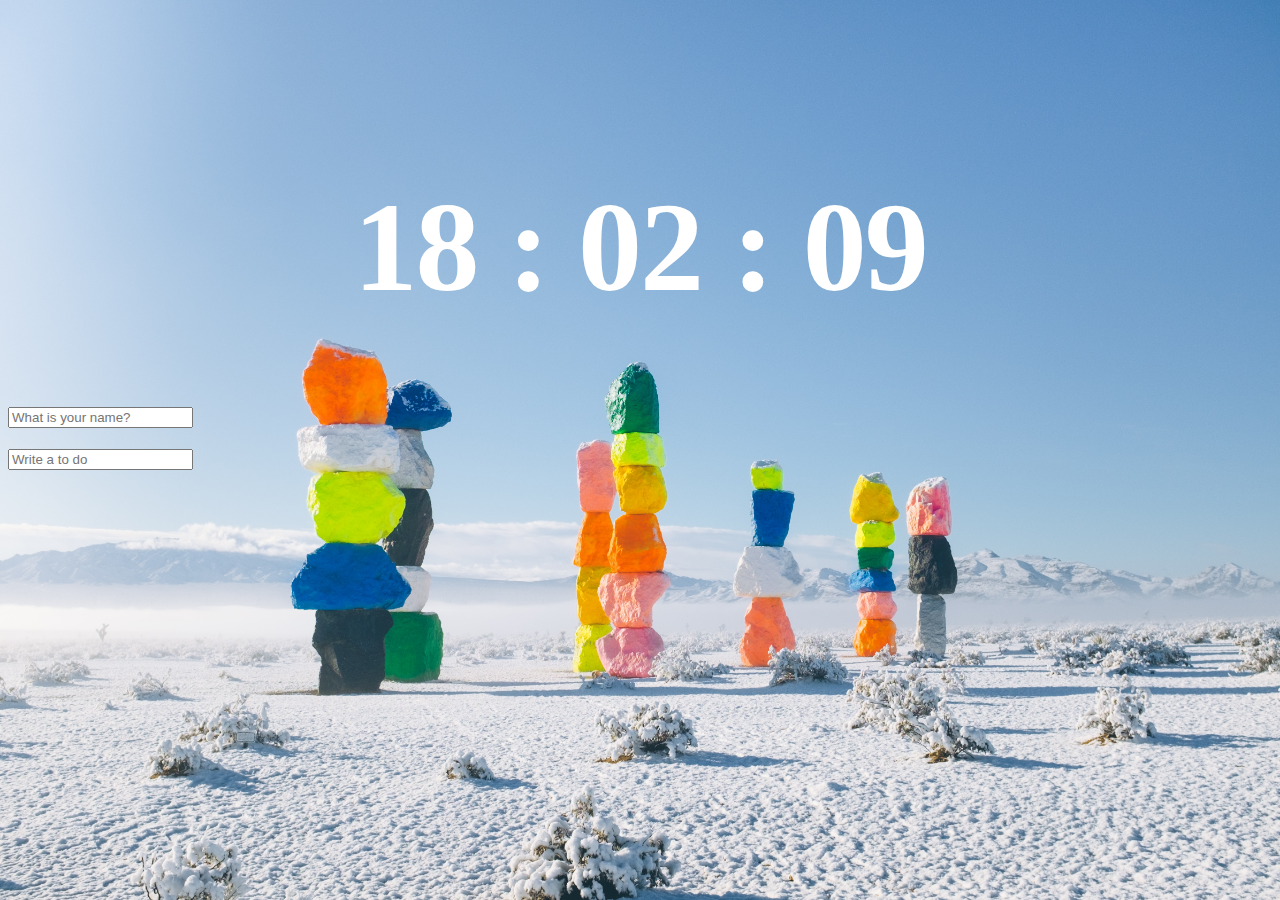
<file: index.html>
<!DOCTYPE html>
<html lang="en">
<head>
  <meta charset="UTF-8">
  <meta name="viewport" content="width=device-width, initial-scale=1.0">
  <meta http-equiv="X-UA-Compatible" content="ie=edge">
  <title>Document</title>
  <link rel="stylesheet" href="index.css">
</head>
<body>  
  <div class="js-clock">
    <h1>00:00</h1>
  </div>
  <form class="js-form form">
    <input type="text" placeholder="What is your name?">
  </form>
  <h4 class="js-greetings greetings"></h4>
  <form class="js-toDoForm">
    <input type="text" placeholder="Write a to do">
  </form>
  <ul class="js-toDoList">
  </ul>
 
  <span class="js-weather"></span>

  <script src="clock.js"></script>
  <script src="greeting.js"></script>
  <script src="todo.js"></script>
  <script src="bg.js"></script>
  <script src="weather.js"></script>
</body>
</html>
</file>
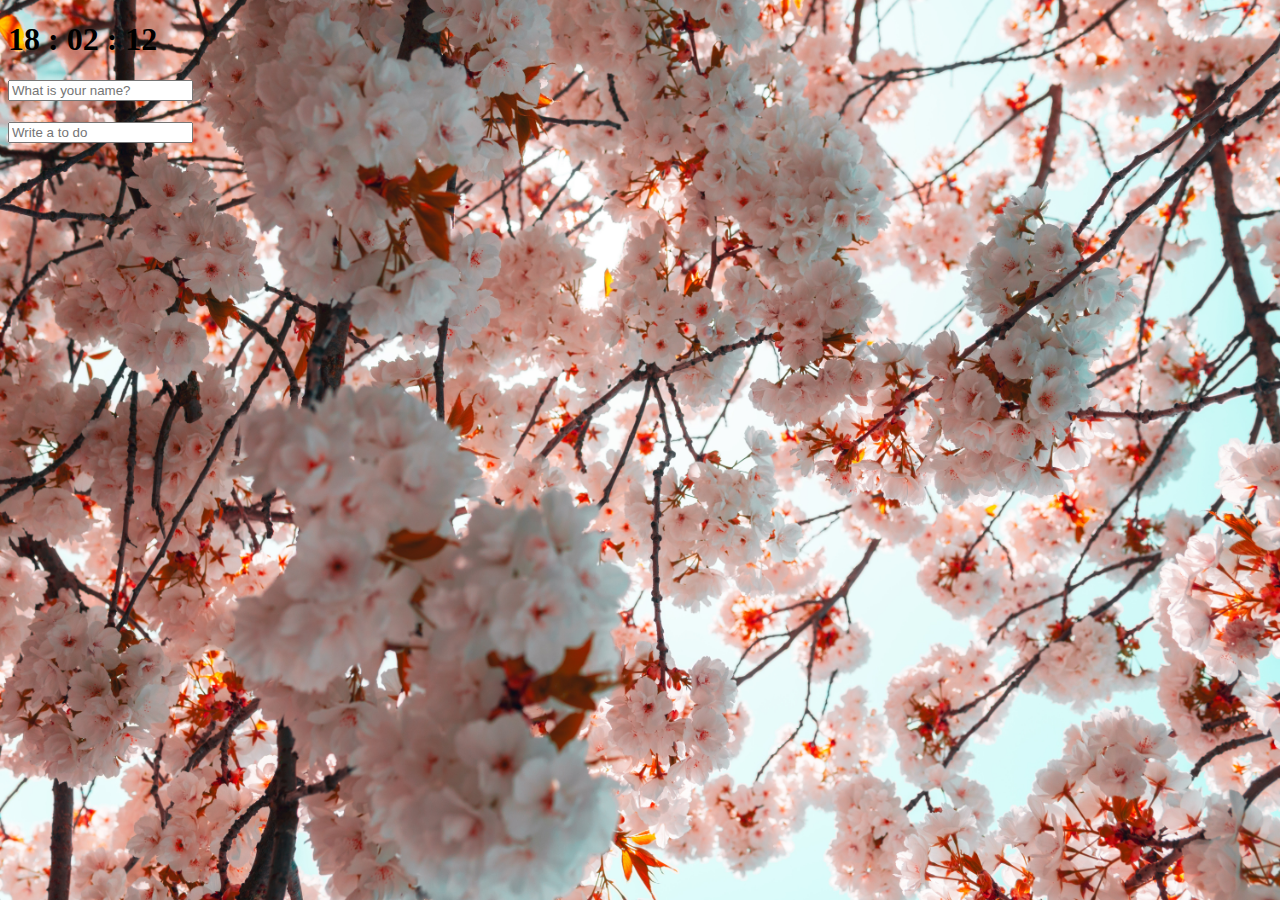
<file: VanillaJS1/index.html>
<!DOCTYPE html>
<html lang="en">
<head>
  <meta charset="UTF-8">
  <meta name="viewport" content="width=device-width, initial-scale=1.0">
  <meta http-equiv="X-UA-Compatible" content="ie=edge">
  <title>Document</title>
  <link rel="stylesheet" href="index.css">
</head>
<body>
  <div class="js-clock">
    <h1 id="title">Time</h1>
  </div>
  <form class="js-form form">
    <input type="text" placeholder="What is your name?" />
  </form>
  <h4 class="js-greetings greetings"></h4>
  <form class="js-toDoForm">
    <input type="text" placeholder="Write a to do">
  </form>
  <ul class="js-toDoList">
  </ul>


  <script src="clock.js"></script>
  <script src="greeting.js"></script>
  <script src="todo.js"></script>
  <script src="bg.js"></script>

</body>
</html>
</file>
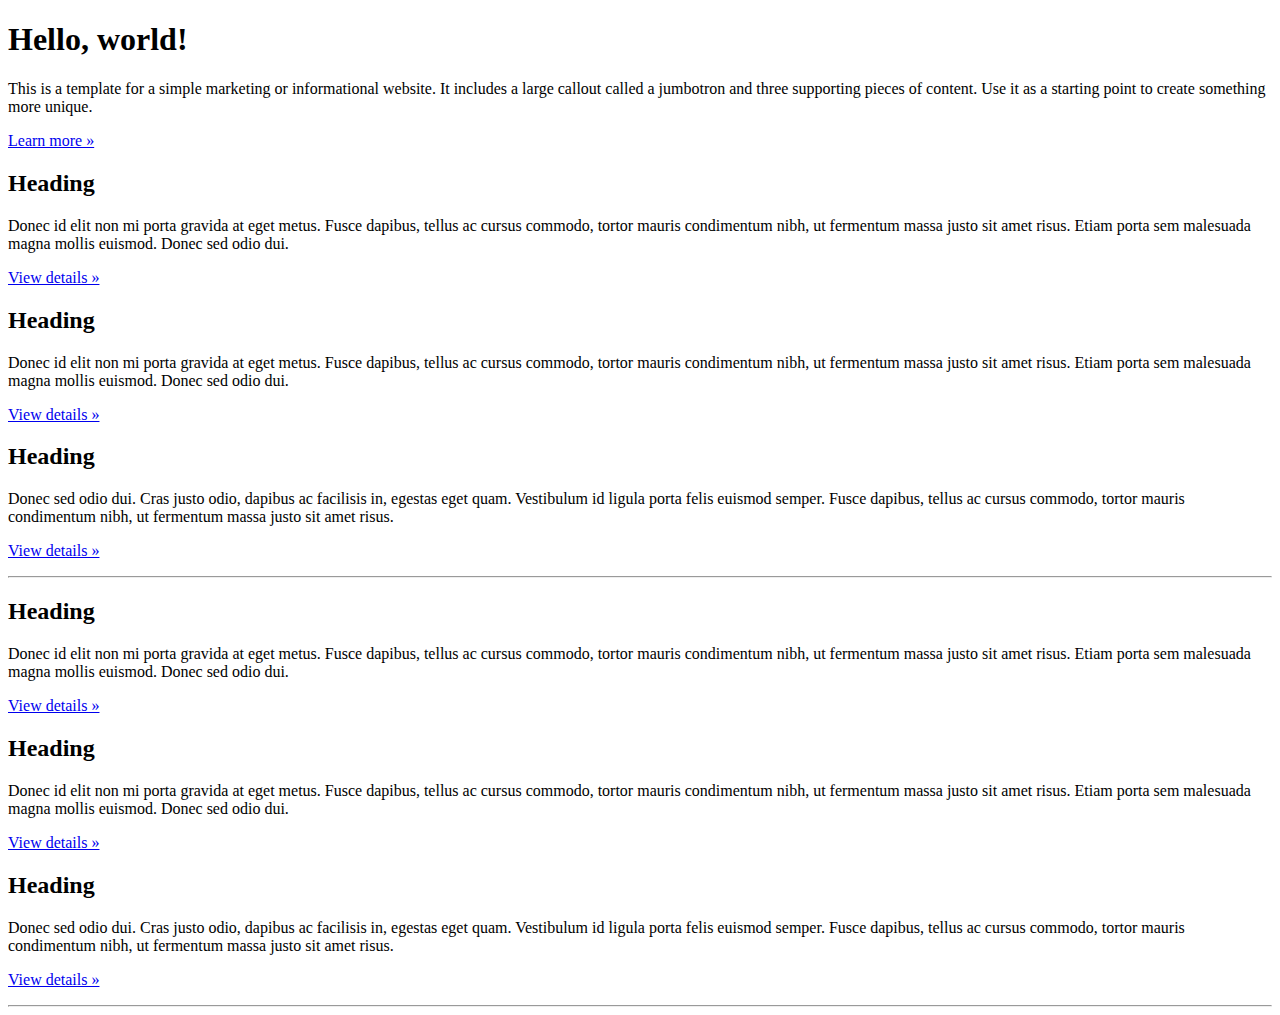
<file: scroll/main.html>
<!DOCTYPE html>
<html lang="en">
<head>
  <meta charset="UTF-8">
  <meta name="viewport" content="width=device-width, initial-scale=1.0">
  <meta http-equiv="X-UA-Compatible" content="ie=edge">
  <title>Document</title>
  <link rel="stylesheet" href="css/animate.css">
  <style>
  .wow { visibility: hidden; }
  </style>
</head>
<body>
  <main role="main">

    <!-- Main jumbotron for a primary marketing message or call to action -->
    <div class="jumbotron">
      <div class="container">
        <h1 class="display-3 wow bounce">Hello, world!</h1>
        <p class="wow slideInLeft">This is a template for a simple marketing or informational website. It includes a large callout called a jumbotron and three supporting pieces of content. Use it as a starting point to create something more unique.</p>
        <p><a class="btn btn-primary btn-lg" href="#" role="button">Learn more &raquo;</a></p>
      </div>
    </div>
  
    <div class="container wow fadeInUp">
      <!-- Example row of columns -->
      <div class="row">
        <div class="col-md-4 wow">
          <h2>Heading</h2>
          <p>Donec id elit non mi porta gravida at eget metus. Fusce dapibus, tellus ac cursus commodo, tortor mauris condimentum nibh, ut fermentum massa justo sit amet risus. Etiam porta sem malesuada magna mollis euismod. Donec sed odio dui. </p>
          <p><a class="btn btn-secondary" href="#" role="button">View details &raquo;</a></p>
        </div>
        <div class="col-md-4">
          <h2>Heading</h2>
          <p>Donec id elit non mi porta gravida at eget metus. Fusce dapibus, tellus ac cursus commodo, tortor mauris condimentum nibh, ut fermentum massa justo sit amet risus. Etiam porta sem malesuada magna mollis euismod. Donec sed odio dui. </p>
          <p><a class="btn btn-secondary" href="#" role="button">View details &raquo;</a></p>
        </div>
        <div class="col-md-4">
          <h2>Heading</h2>
          <p>Donec sed odio dui. Cras justo odio, dapibus ac facilisis in, egestas eget quam. Vestibulum id ligula porta felis euismod semper. Fusce dapibus, tellus ac cursus commodo, tortor mauris condimentum nibh, ut fermentum massa justo sit amet risus.</p>
          <p><a class="btn btn-secondary" href="#" role="button">View details &raquo;</a></p>
        </div>
      </div>
  
      <hr>
  
    </div>
    <!-- /container -->
  
    <div class="container wow zoomIn">
      <!-- Example row of columns -->
      <div class="row">
        <div class="col-md-4 wow">
          <h2>Heading</h2>
          <p>Donec id elit non mi porta gravida at eget metus. Fusce dapibus, tellus ac cursus commodo, tortor mauris condimentum nibh, ut fermentum massa justo sit amet risus. Etiam porta sem malesuada magna mollis euismod. Donec sed odio dui. </p>
          <p><a class="btn btn-secondary" href="#" role="button">View details &raquo;</a></p>
        </div>
        <div class="col-md-4">
          <h2>Heading</h2>
          <p>Donec id elit non mi porta gravida at eget metus. Fusce dapibus, tellus ac cursus commodo, tortor mauris condimentum nibh, ut fermentum massa justo sit amet risus. Etiam porta sem malesuada magna mollis euismod. Donec sed odio dui. </p>
          <p><a class="btn btn-secondary" href="#" role="button">View details &raquo;</a></p>
        </div>
        <div class="col-md-4">
          <h2>Heading</h2>
          <p>Donec sed odio dui. Cras justo odio, dapibus ac facilisis in, egestas eget quam. Vestibulum id ligula porta felis euismod semper. Fusce dapibus, tellus ac cursus commodo, tortor mauris condimentum nibh, ut fermentum massa justo sit amet risus.</p>
          <p><a class="btn btn-secondary" href="#" role="button">View details &raquo;</a></p>
        </div>
      </div>
  
      <hr>
  
    </div>
    <!-- /container -->
  
  </main>
<script src="js/wow.min.js"></script> 
<script>
  new WOW().init();
</script>
</body>
</html>
</file>
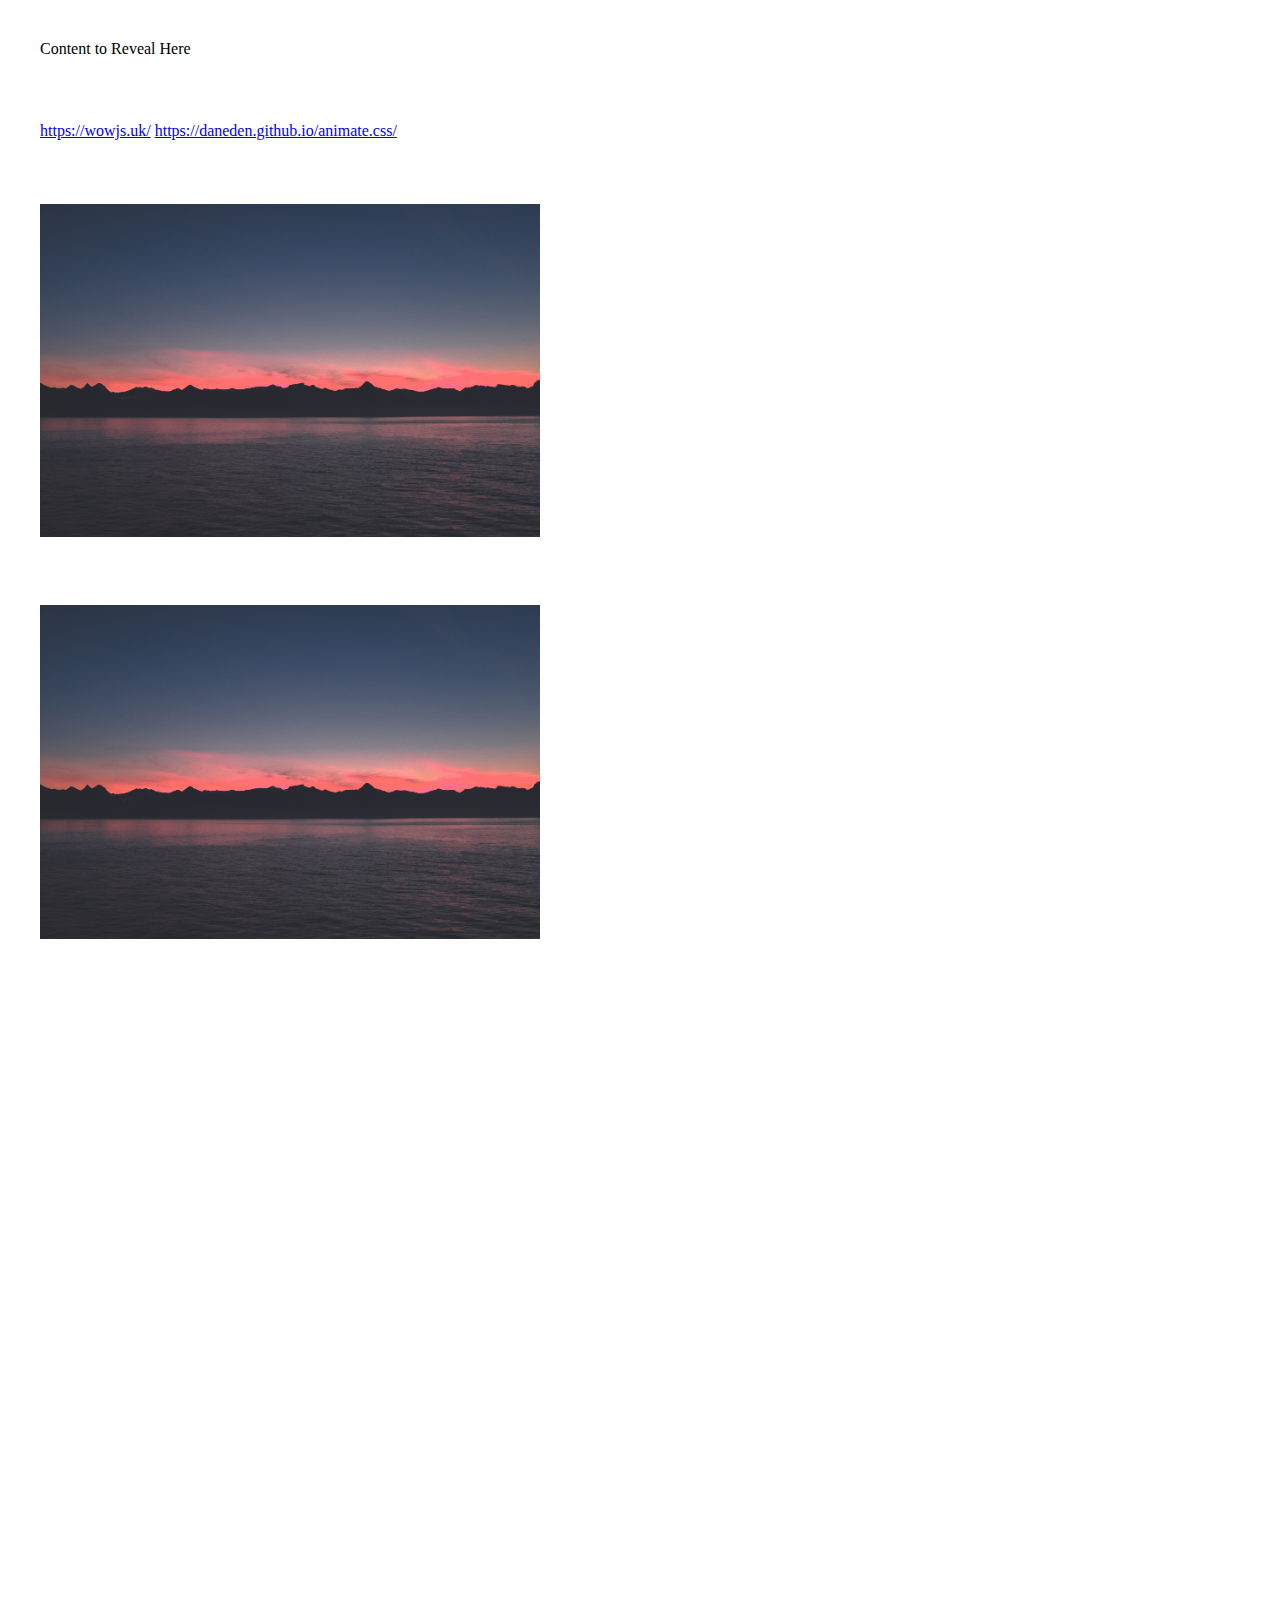
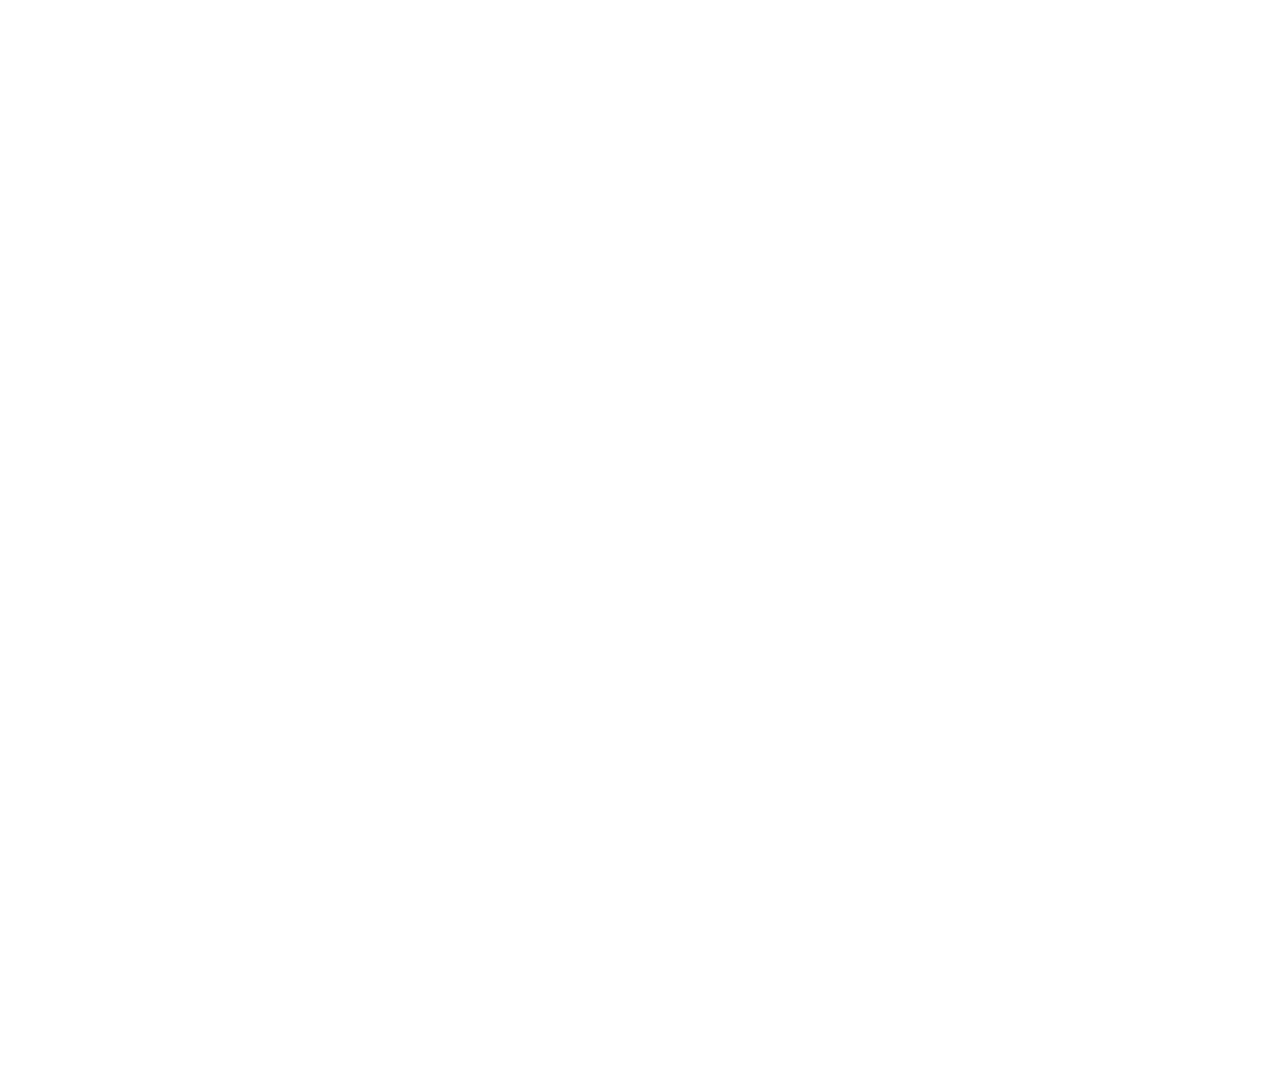
<file: scroll/wow.html>
<!DOCTYPE html>
<html lang="en">
<head>
  <meta charset="UTF-8">
  <meta name="viewport" content="width=device-width, initial-scale=1.0">
  <meta http-equiv="X-UA-Compatible" content="ie=edge">
  <title>Document</title>
  <link rel="stylesheet" href="css/animate.css">
  <style>
  .wow{
    padding:2rem;
  }
  </style>
</head>
<body>

  <div class="wow bounceInUp">
    Content to Reveal Here
  </div>
  <div class="wow fadeInUp">
    <a href="https://wowjs.uk/">https://wowjs.uk/</a>
    <a href="https://daneden.github.io/animate.css/">https://daneden.github.io/animate.css/</a>
  </div>
  <div class="wow fadeInUp">
    <img src="css/1.jpg" alt="bg" style="width:500px">
  </div>
  <div class="wow bounceInUp">
    <img src="css/1.jpg" alt="bg" style="width:500px">
  </div>
  <div class="wow bounceInUp">
    <img src="css/1.jpg" alt="bg" style="width:500px">
  </div>
  <div class="wow bounceInUp" data-wow-duration="2s" data-wow-delay="5s">
    <img src="css/1.jpg" alt="bg" style="width:500px">
  </div>
  <div class="wow bounceInUp" data-wow-offset="10"  data-wow-iteration="10">
    <img src="css/1.jpg" alt="bg" style="width:500px">
  </div>
  <div style="height:500px"></div>

  <script src="js/wow.min.js"></script>
  <script>
  new WOW().init();
  </script> 
</body>
</html>
</file>
<file: index.css>
body{
  background:#ecf0f1;
}

h1{
  color:#34495e;
  transition:color 0.5s ease-in-out;
}

.clicked{
  color:#7f9c9d;
}

.btn{
  cursor:pointer;
}

.form{
  display:none;
}

.showing{
  display:block;
}

.bgImage{
  position: absolute;
  top:0;
  left:0;
  width:100%;
  height:100%;
  z-index: -1;
  animation: fadeIn 0.5s;
}

@keyframes fadeIn{
  from{
    opacity:0;
  }
  to{
    opacity: 1;
  }
}

.js-weather{
  position: absolute;
  top:1rem;
  right:1rem;
  color:#fff;
}
.js-clock{
  text-align:center;
  padding-top:5rem;
}
.js-clock h1{
  font-size:8rem;
  color:#fff;
  letter-spacing:-2px;
.js-form, .js-greetings, .js-toDoForm{
  text-align:center;
}
</file>
<file: VanillaJS1/index.css>
.clicked{
  color:#7f8c8d'
}

.form,
.grettings{
  display:none;
}

.showing{
  display:block;
}

.bgImage{
  position: absolute;
  top:0;
  left:0;
  width:100%;
  height:100%;
  z-index:-1;
}
</file>
